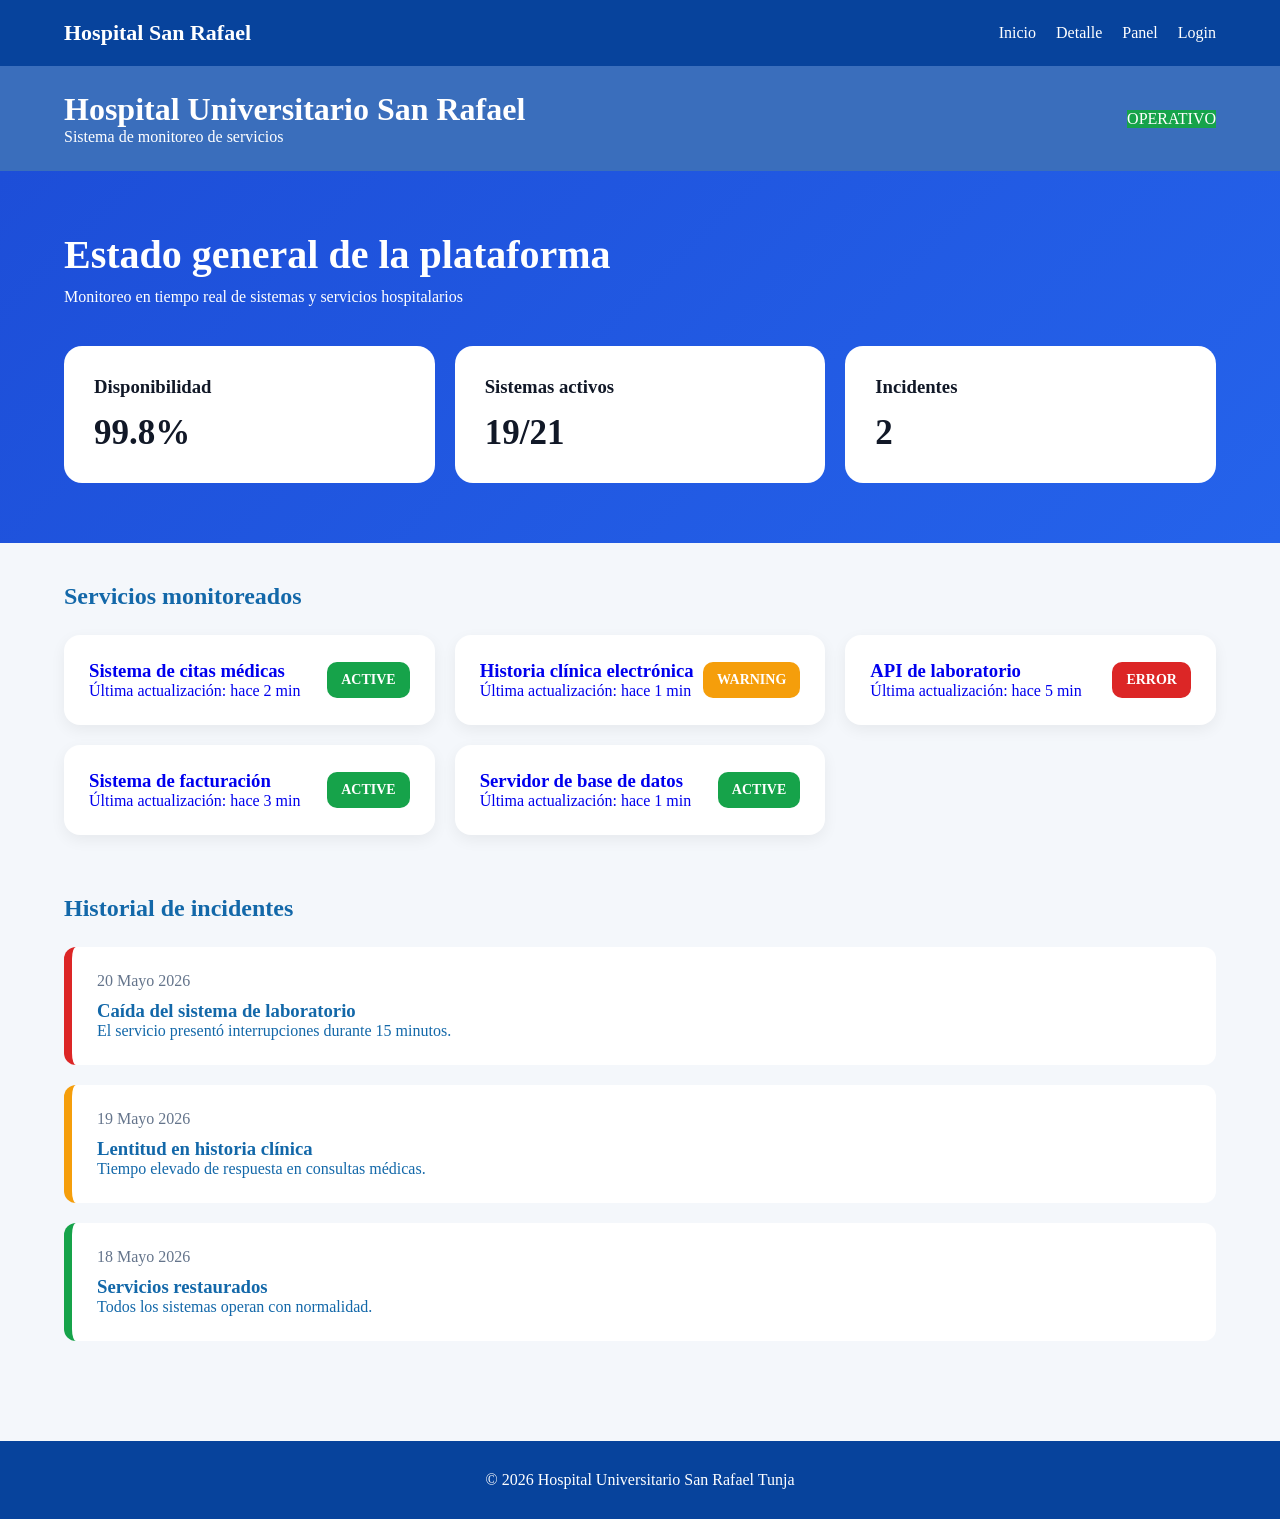
<file: index.html>
<!-- Cambio No1 Crear estructura HTML base -->

<!-- Cambio No8 permitir acceso sin login al portal público -->

<!-- Cambio 42 Prueba de navegación completa en todas las páginas (index.html)-->
<!DOCTYPE html>
<html lang="es">

<head>

    <meta charset="UTF-8">

    <meta name="viewport"
          content="width=device-width, initial-scale=1.0">

    <title>
        Hospital San Rafael - Estado General
    </title>

    <link rel="stylesheet"
          href="css/style.css">

</head>

<body>

    <!-- NAVBAR -->
    <!-- Cambio No3 Creación del navbar -->

    <nav class="navbar">

        <div class="logo">
            Hospital San Rafael
        </div>

        <div class="nav-links">

            <a href="index.html">
                Inicio
            </a>

            <a href="detalle.html">
                Detalle
            </a>

            <a href="admin.html">
                Panel
            </a>

            <a href="login.html">
                Login
            </a>

        </div>

    </nav>

    <!-- HEADER -->

    <header class="topbar">

        <div>

            <h1>
                Hospital Universitario San Rafael
            </h1>

            <p>
                Sistema de monitoreo de servicios
            </p>

        </div>
    <!-- Cambio No7 Mostrar estado global OPERATIVO en topbar -->
        <div class="status-global active">

            OPERATIVO

        </div>

    </header>

    <!-- HERO -->
    <!-- Cambio No 4 Crear sección hero con indicadores globales-->

    <section class="hero">

        <h2>
            Estado general de la plataforma
        </h2>

        <p>
            Monitoreo en tiempo real de sistemas y servicios hospitalarios
        </p>

        <div class="global-indicators">

            <div class="card-indicator">

                <h3>
                    Disponibilidad
                </h3>

                <span>
                    99.8%
                </span>

            </div>

            <div class="card-indicator">

                <h3>
                    Sistemas activos
                </h3>

                <span>
                    19/21
                </span>

            </div>

            <div class="card-indicator">

                <h3>
                    Incidentes
                </h3>

                <span>
                    2
                </span>

            </div>

        </div>

    </section>

    <!-- CONTENIDO -->

    <main class="container">

        <div class="section-title">

            <h2>
                Servicios monitoreados
            </h2>

        </div>
    <!-- Cambio No6 Crear grid de servicios monitoreados (services-grid)-->
        <div class="services-grid">

            <a href="detalle.html?sistema=citas"
               class="service-card">

                <div>

                    <h3>
                        Sistema de citas médicas
                    </h3>

                    <p>
                        Última actualización: hace 2 min
                    </p>

                </div>

                <span class="badge active">
                    ACTIVE
                </span>

            </a>
 <!-- Cambio No16 Enlazar tarjetas de servicios a detalle.html con params-->
            <a href="detalle.html?sistema=historia"
               class="service-card">

                <div>

                    <h3>
                        Historia clínica electrónica
                    </h3>

                    <p>
                        Última actualización: hace 1 min
                    </p>

                </div>

                <span class="badge warning">
                    WARNING
                </span>

            </a>

            <a href="detalle.html?sistema=laboratorio"
               class="service-card">

                <div>

                    <h3>
                        API de laboratorio
                    </h3>

                    <p>
                        Última actualización: hace 5 min
                    </p>

                </div>

                <span class="badge error">
                    ERROR
                </span>

            </a>

            <a href="detalle.html?sistema=facturacion"
               class="service-card">

                <div>

                    <h3>
                        Sistema de facturación
                    </h3>

                    <p>
                        Última actualización: hace 3 min
                    </p>

                </div>

                <span class="badge active">
                    ACTIVE
                </span>

            </a>

            <a href="detalle.html?sistema=servidor"
               class="service-card">

                <div>

                    <h3>
                        Servidor de base de datos
                    </h3>

                    <p>
                        Última actualización: hace 1 min
                    </p>

                </div>

                <span class="badge active">
                    ACTIVE
                </span>

            </a>

        </div>

        <!-- INCIDENTES -->

        <section class="incidents">

            <div class="section-title">

                <h2>
                    Historial de incidentes
                </h2>

            </div>

             <!-- Cambio No10. Crear sección de historial de incidentes (timeline) -->
            <div class="timeline">

                <div class="timeline-item error">

                    <div class="timeline-date">
                        20 Mayo 2026
                    </div>

                    <div class="timeline-content">

                        <h3>
                            Caída del sistema de laboratorio
                        </h3>

                        <p>
                            El servicio presentó interrupciones durante 15 minutos.
                        </p>

                    </div>

                </div>

                <div class="timeline-item warning">

                    <div class="timeline-date">
                        19 Mayo 2026
                    </div>

                    <div class="timeline-content">

                        <h3>
                            Lentitud en historia clínica
                        </h3>

                        <p>
                            Tiempo elevado de respuesta en consultas médicas.
                        </p>

                    </div>

                </div>

                <div class="timeline-item active">

                    <div class="timeline-date">
                        18 Mayo 2026
                    </div>

                    <div class="timeline-content">

                        <h3>
                            Servicios restaurados
                        </h3>

                        <p>
                            Todos los sistemas operan con normalidad.
                        </p>

                    </div>

                </div>

            </div>

        </section>

    </main>

    <!-- FOOTER -->

    <!-- Cambio No9 Crear footer con datos del hospital -->

    <footer>

        <p>
            © 2026 Hospital Universitario San Rafael Tunja
        </p>

    </footer>

    <script src="js/app.js"></script>

</body>

</html>
</file>
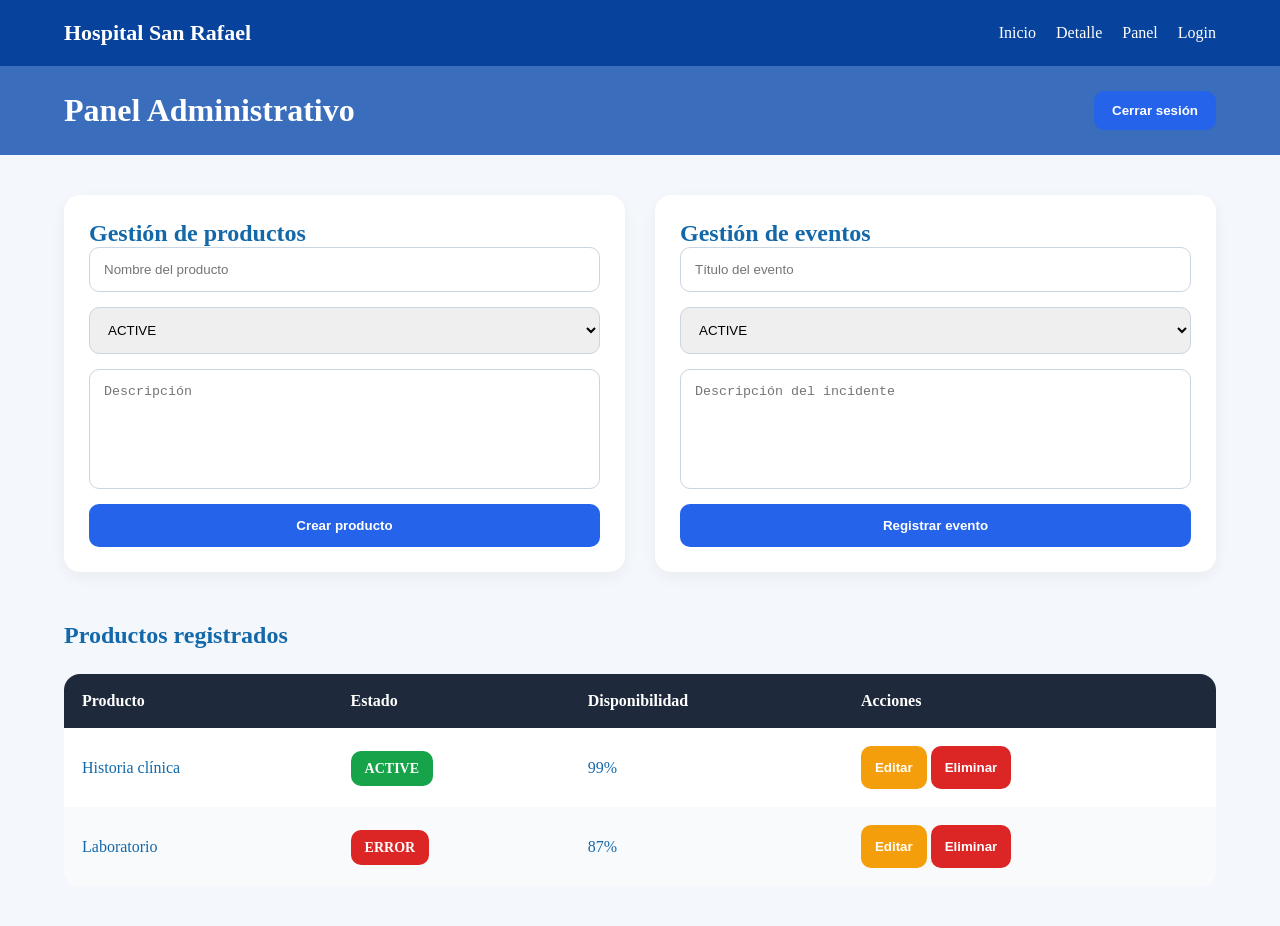
<file: admin.html>
<!-- Cambio 42 Prueba de navegación completa en todas las páginas (admin.html)-->
<!DOCTYPE html>
<html lang="es">

<head>

    <meta charset="UTF-8">

    <meta name="viewport"
          content="width=device-width, initial-scale=1.0">

    <title>
        Panel Administrativo
    </title>

    <link rel="stylesheet"
          href="css/style.css">

</head>

<body>

    <nav class="navbar">

        <div class="logo">
            Hospital San Rafael
        </div>

        <div class="nav-links">

            <a href="index.html">
                Inicio
            </a>

            <a href="detalle.html">
                Detalle
            </a>

            <a href="admin.html">
                Panel
            </a>

            <a href="login.html">
                Login
            </a>

        </div>

    </nav>
<!-- Cambio N29 Crear página admin.html con topbar y botón Cerrar sesión -->
    <header class="topbar">

        <h1>
            Panel Administrativo
        </h1>

        <button class="logout-btn">
            Cerrar sesión
        </button>

    </header>

    <main class="container">

        <div class="dashboard-grid">
<!-- Cambio N30 Crear formulario de gestión de productos (admin-card) -->
            <div class="admin-card">

                <h2>
                    Gestión de productos
                </h2>

                <form>

                    <input type="text"
                           placeholder="Nombre del producto">

                    <select>

                        <option>
                            ACTIVE
                        </option>

                        <option>
                            WARNING
                        </option>

                        <option>
                            ERROR
                        </option>

                    </select>

                    <textarea placeholder="Descripción"></textarea>

                    <button type="submit">
                        Crear producto
                    </button>

                </form>

            </div>
<!-- Cambio N31 Crear formulario de gestión de eventos (admin-card)  -->
            <div class="admin-card">

                <h2>
                    Gestión de eventos
                </h2>

                <form>

                    <input type="text"
                           placeholder="Título del evento">

                    <select>

                        <option>
                            ACTIVE
                        </option>

                        <option>
                            WARNING
                        </option>

                        <option>
                            ERROR
                        </option>

                    </select>

                    <textarea placeholder="Descripción del incidente"></textarea>

                    <button type="submit">
                        Registrar evento
                    </button>

                </form>

            </div>

        </div>

        <!-- TABLA -->
        <!-- Cambio No32 Crear tabla de productos registrados con columnas y badges -->
        <section class="table-section">

            <div class="section-title">

                <h2>
                    Productos registrados
                </h2>

            </div>

            <table>

                <thead>

                    <tr>

                        <th>
                            Producto
                        </th>

                        <th>
                            Estado
                        </th>

                        <th>
                            Disponibilidad
                        </th>

                        <th>
                            Acciones
                        </th>

                    </tr>

                </thead>

                <tbody>

                    <tr>

                        <td>
                            Historia clínica
                        </td>

                        <td>
                            <span class="badge active">
                                ACTIVE
                            </span>
                        </td>

                        <td>
                            99%
                        </td>

                        <td>
    
                            <button class="edit-btn">
                                Editar
                            </button>

                            <button class="delete-btn">
                                Eliminar
                            </button>

                        </td>

                    </tr>

                    <tr>

                        <td>
                            Laboratorio
                        </td>

                        <td>
                            <span class="badge error">
                                ERROR
                            </span>
                        </td>

                        <td>
                            87%
                        </td>

                        <td>
            <!--Cambio No33 Agregar botones Editar y Eliminar en tabla de productos-->
                            <button class="edit-btn">
                                Editar
                            </button>

                            <button class="delete-btn">
                                Eliminar
                            </button>

                        </td>

                    </tr>

                </tbody>

            </table>

        </section>

    </main>

</body>

</html>
</file>
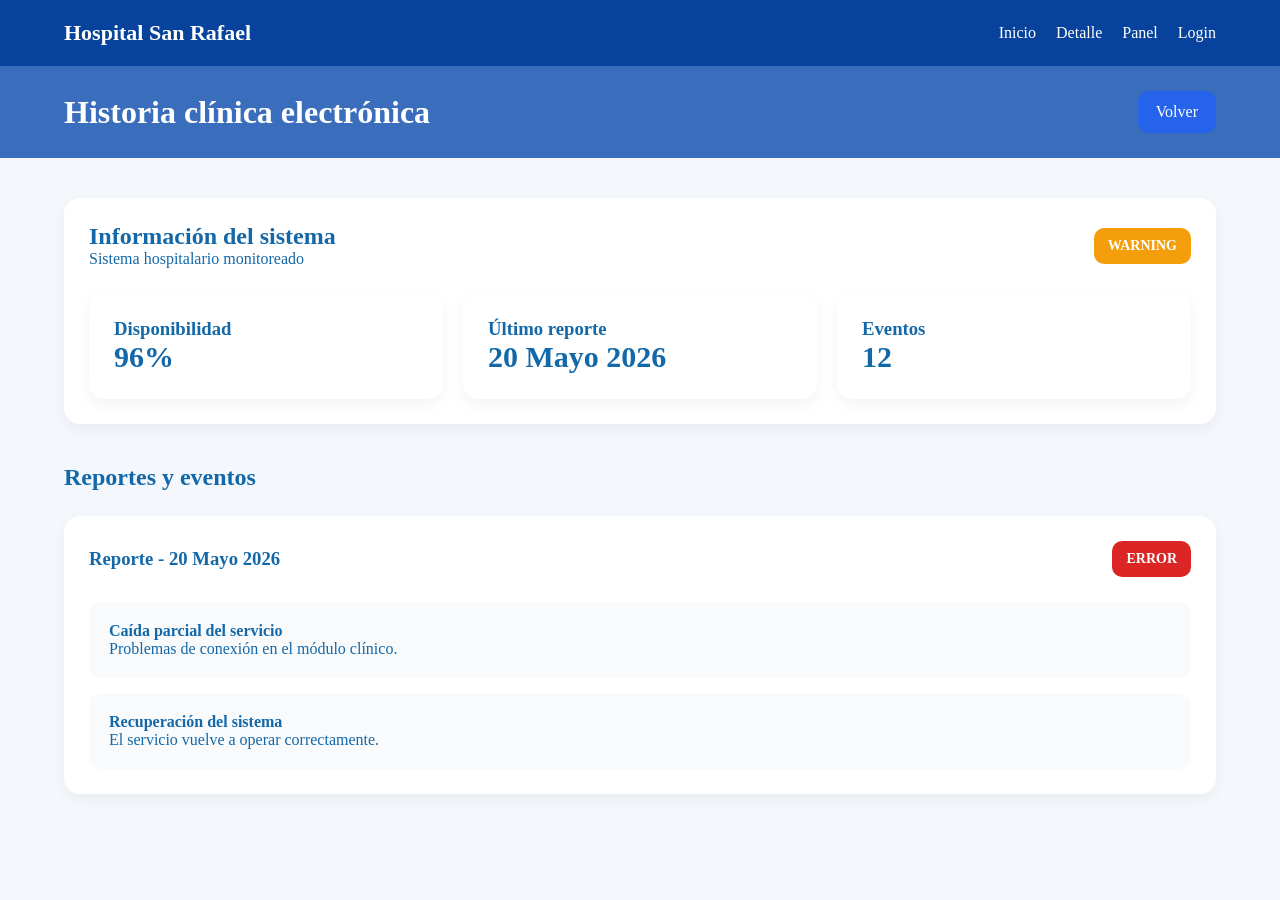
<file: detalle.html>
<!-- Cambio 42 Prueba de navegación completa en todas las páginas (detalle.html)-->
<!DOCTYPE html>
<html lang="es">

<head>

    <meta charset="UTF-8">

    <meta name="viewport"
          content="width=device-width, initial-scale=1.0">

    <title>
        Detalle del Sistema
    </title>

    <link rel="stylesheet"
          href="css/style.css">

</head>

<body>

    <!-- NAVBAR -->

    <nav class="navbar">

        <div class="logo">
            Hospital San Rafael
        </div>

        <div class="nav-links">

            <a href="index.html">
                Inicio
            </a>

            <a href="detalle.html">
                Detalle
            </a>

            <a href="admin.html">
                Panel
            </a>

            <a href="login.html">
                Login
            </a>

        </div>

    </nav>

    <header class="topbar">

        <!-- Cambio No18. Crear página detalle.html con topbar y botón Volver -->

        <h1 class="titulo-sistema">
            Historia clínica electrónica
        </h1>

        <a href="index.html"
           class="btn-back">

            Volver

        </a>

    </header>

    <main class="container">
 <!-- Cambio No19. Crear sección detail-card con info del sistema-->

        <section class="detail-card">

            <div class="detail-header">

                <div>

                    <h2>
                        Información del sistema
                    </h2>

                    <p>
                        Sistema hospitalario monitoreado
                    </p>

                </div>
                <!-- Cambio No20. Mostrar badge de estado en cabecera de detalle-->


                <span class="badge warning">
                    WARNING
                </span>

            </div>

             <!-- Cambio No21. Crear cajas de métricas (disponibilidad, último reporte, eventos) -->
            <div class="detail-info">

                <div class="info-box">

                    <h3>
                        Disponibilidad
                    </h3>

                    <span>
                        96%
                    </span>

                </div>

                <div class="info-box">

                    <h3>
                        Último reporte
                    </h3>

                    <span>
                        20 Mayo 2026
                    </span>

                </div>

                <div class="info-box">

                    <h3>
                        Eventos
                    </h3>

                    <span>
                        12
                    </span>

                </div>

            </div>

        </section>

        <!-- REPORTES -->
         <!-- Cambio No22. Crear sección de reportes (reports-section) -->
        <section class="reports-section">

            <div class="section-title">

                <h2>
                    Reportes y eventos
                </h2>

            </div>

              <!-- Cambio No23. Crear componente report-card con fecha y badge -->
            <div class="report-card">

                <div class="report-header">

                    <h3>
                        Reporte - 20 Mayo 2026
                    </h3>

                    <span class="badge error">
                        ERROR
                    </span>

                </div>

                 <!-- Cambio No24. Crear lista de eventos del reporte (event-item) -->
                <div class="event-list">

                    <div class="event-item">

                        <h4>
                            Caída parcial del servicio
                        </h4>

                        <p>
                            Problemas de conexión en el módulo clínico.
                        </p>

                    </div>

                    <div class="event-item">

                        <h4>
                            Recuperación del sistema
                        </h4>

                        <p>
                            El servicio vuelve a operar correctamente.
                        </p>

                    </div>

                </div>

            </div>

        </section>

    </main>

    <script src="js/app.js"></script>

</body>

</html>
</file>
<file: css/style.css>
/*Cambio No2 Crear hoja de estilos global */
/* Cambio No40 Revisar consistencia de colores y tipografía entre vistas*/
*{
    margin:0;
    padding:0;
    box-sizing:border-box;
}

body{
    font-family:Segoe UI;
    background:#F4F7FB;
    color:#1368a9;
}

a{
    text-decoration:none;
}

.container{
    width:90%;
    margin:auto;
    padding:40px 0;
}

/* NAVBAR */

.navbar{

    background:#07439c;

    padding:20px 5%;

    display:flex;
    justify-content:space-between;
    align-items:center;

    flex-wrap:wrap;
}

.logo{

    color:white;
    font-size:22px;
    font-weight:bold;
}

.nav-links{

    display:flex;
    gap:20px;
}
/* Cambio No37 Permitir wrap en nav-links en móvil*/
.nav-links a{

    color:white;
    transition:.3s;
}

.nav-links a:hover{

    color:#60A5FA;
}

/* HEADER */

.topbar{
    background:#3a6ebc;
    color:white;
    padding:25px 5%;

    display:flex;
    justify-content:space-between;
    align-items:center;

    flex-wrap:wrap;
}

.hero{
    padding:60px 5%;
    background:linear-gradient(
        135deg,
        #1D4ED8,
        #2563EB
    );

    color:white;
}
/* Cambio No36 Ajustar hero h2 a 28px en móvil*/
.hero h2{
    font-size:40px;
    margin-bottom:10px;
}

.global-indicators{
    display:grid;
    grid-template-columns:repeat(auto-fit,minmax(220px,1fr));
    gap:20px;
    margin-top:40px;
}

.card-indicator{
    background:white;
    color:#111827;
    padding:30px;
    border-radius:18px;
}

.card-indicator span{
    display:block;
    margin-top:15px;
    font-size:35px;
    font-weight:bold;
}

.section-title{
    margin-bottom:25px;
}

.services-grid{
    display:grid;
    grid-template-columns:repeat(auto-fit,minmax(320px,1fr));
    gap:20px;
}

.service-card{
    background:white;
    padding:25px;
    border-radius:16px;

    display:flex;
    justify-content:space-between;
    align-items:center;

    box-shadow:0 5px 15px rgba(0,0,0,0.06);

    transition:.3s;
}

.service-card:hover{
    transform:translateY(-5px);
}
/* Cambio No5 Definir y aplicar clases badge (active/warning/error) */
/* Cambio No41 Validar contraste de colores en badges y botones*/ 
.badge{
    padding:10px 14px;
    border-radius:10px;
    color:white;
    font-size:14px;
    font-weight:bold;
}

.active{
    background:#16A34A;
}

.warning{
    background:#F59E0B;
}

.error{
    background:#DC2626;
}

/* TIMELINE */

/* Cambio No11. Aplicar estilos de timeline por severidad (active/warning/error) */

.incidents{
    margin-top:60px;
}

.timeline{
    display:flex;
    flex-direction:column;
    gap:20px;
}

.timeline-item{
    background:white;
    padding:25px;
    border-radius:12px;
    border-left:8px solid;
}

.timeline-item.active{
    border-color:#16A34A;
}

.timeline-item.warning{
    border-color:#F59E0B;
}

.timeline-item.error{
    border-color:#DC2626;
}

.timeline-date{
    color:#64748B;
    margin-bottom:10px;
}

/* DETAIL */

.detail-card,
.report-card,
.admin-card,
.info-box{
    background:white;
    padding:25px;
    border-radius:16px;
    box-shadow:0 5px 15px rgba(0,0,0,0.05);
}
/* Cambio N039 Cambiar detail-header y report-header a columna en móvil*/
.detail-header,
.report-header{
    display:flex;
    justify-content:space-between;
    align-items:center;
    margin-bottom:25px;
}

.detail-info{
    display:grid;
    grid-template-columns:repeat(auto-fit,minmax(220px,1fr));
    gap:20px;
}

.info-box span{
    font-size:30px;
    font-weight:bold;
}

.reports-section{
    margin-top:40px;
}

.event-list{
    display:flex;
    flex-direction:column;
    gap:15px;
}

.event-item{
    background:#F8FAFC;
    padding:20px;
    border-radius:12px;
}

/* ADMIN */

.dashboard-grid{
    display:grid;
    grid-template-columns:repeat(auto-fit,minmax(350px,1fr));
    gap:30px;
}

form{
    display:flex;
    flex-direction:column;
    gap:15px;
}

input,
select,
textarea{
    padding:14px;
    border-radius:10px;
    border:1px solid #CBD5E1;
    outline:none;
}

textarea{
    min-height:120px;
    resize:none;
}

button{
    border:none;
    padding:14px;
    border-radius:10px;
    background:#2563EB;
    color:white;
    cursor:pointer;
    font-weight:bold;
}

button:hover{
    opacity:.9;
}

.table-section{
    margin-top:50px;
}
/* Cambio No38 Aplicar scroll horizontal a tabla en móvil*/
table{
    width:100%;
    border-collapse:collapse;
    background:white;
    border-radius:16px;
    overflow:hidden;
}

th{
    background:#1E293B;
    color:white;
}

th,
td{
    padding:18px;
    text-align:left;
}

tr:nth-child(even){
    background:#F8FAFC;
}
/* Cambio No34 Aplicar estilos a botones edit-btn y delete-btn */
.edit-btn{
    background:#F59E0B;
}

.delete-btn{
    background:#DC2626;
}

/* LOGIN */

.login-container{
    min-height:100vh;

    display:flex;
    justify-content:center;
    align-items:center;
}

.login-card{
    width:400px;
    background:white;
    padding:40px;
    border-radius:20px;
    box-shadow:0 10px 25px rgba(0,0,0,0.08);
}

.login-card h1{
    text-align:center;
    margin-bottom:20px;
}

.btn-back,
.logout-btn{
    background:#2563EB;
    color:white;
    padding:12px 18px;
    border-radius:10px;
}

/* FOOTER */

footer{
    background:#07439c;
    color:white;
    text-align:center;
    padding:30px;
    margin-top:60px;
}

/* RESPONSIVE */
/*Cambio No25. Aplicar estilos responsivos para detail-header y report-header */
/*Cambio No35. Agregar media query para viewports   */
@media(max-width:768px){

    .hero h2{
        font-size:28px;
    }

    .nav-links{
        margin-top:15px;
        flex-wrap:wrap;
    }

    .detail-header,
    .report-header{
        flex-direction:column;
        align-items:flex-start;
        gap:15px;
    }

    table{
        display:block;
        overflow-x:auto;
    }
}
</file>
